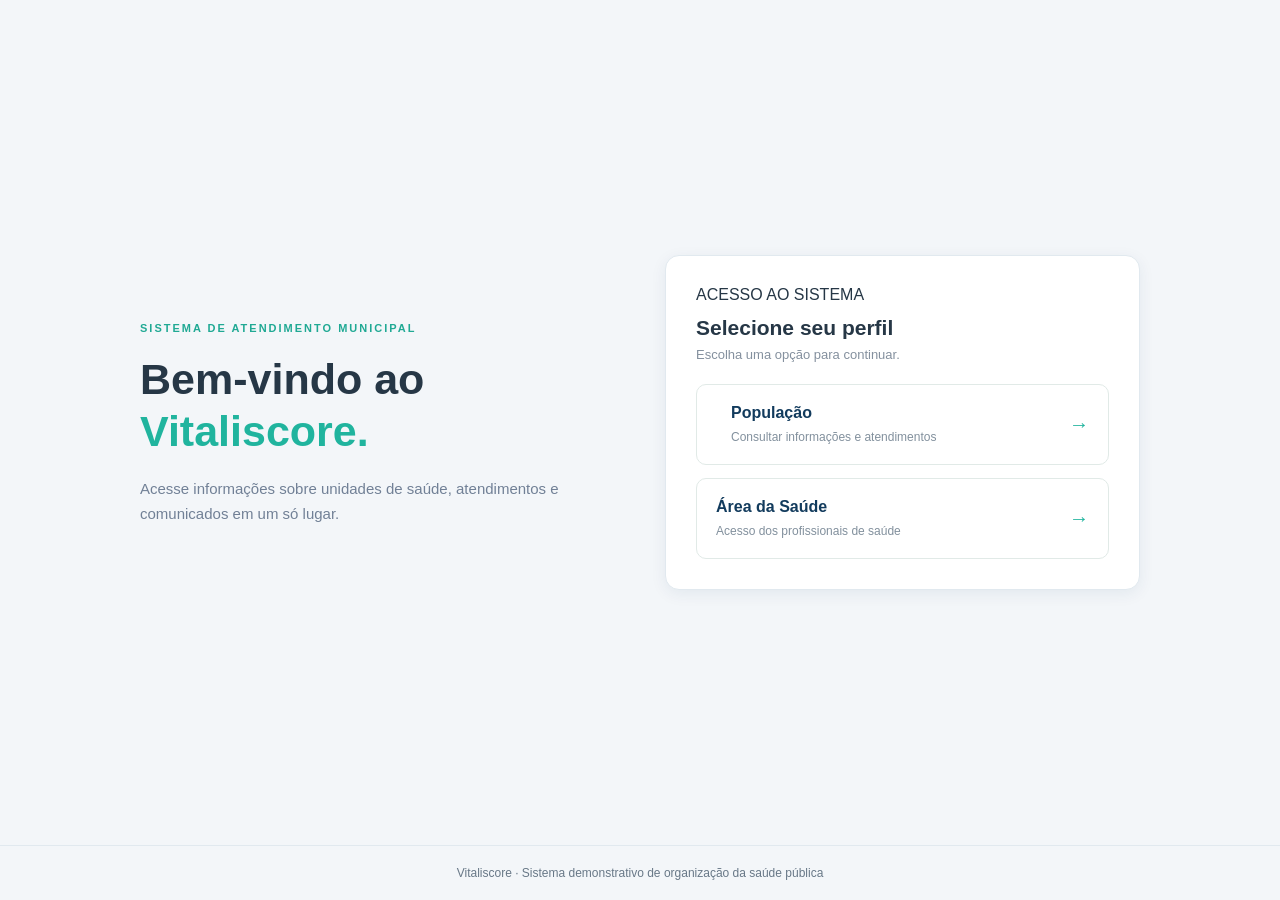
<file: index.html>
<!DOCTYPE html>
<html lang="pt-BR">

<head>
    <meta charset="UTF-8">
    <meta name="viewport" content="width=device-width, initial-scale=1">
    <meta name="theme-color" content="#f4f7f5">
    <title>Login | Vitaliscore</title>
      <link rel="stylesheet" href="https://cloudflare.com">
    <style>
        * {
            margin: 0;
            padding: 0;
            box-sizing: border-box;
            font-family: Arial, sans-serif;
        }

        body {
            background: #f4f7f5;
            color: #123b5d;
            min-height: 100vh;
            display: flex;
            flex-direction: column;
        }

        header {
            padding: 0;
            display: block;
            border-bottom: 0;
        }

        main {
            flex: 1;
            width: 90%;
            max-width: 1000px;
            margin: auto;
            padding: 50px 0;
            display: grid;
            grid-template-columns: 1fr 1fr;
            gap: 50px;
            align-items: center;
        }

        .welcome .eyebrow,
        .form-box .eyebrow {
            font-size: 11px;
            letter-spacing: 2px;
            color: #20a994;
            font-weight: bold;
        }

        .welcome h1 {
            font-size: 43px;
            line-height: 1.2;
            margin: 18px 0;
        }

        .welcome h1 span {
            color: #20b49e;
        }

        .welcome p {
            color: #718096;
            line-height: 1.7;
            font-size: 15px;
        }

        .panel {
            background: white;
            border-radius: 15px;
            padding: 30px;
            box-shadow: 0 5px 25px rgba(18, 59, 93, 0.07);
        }

        .panel h2 {
            font-size: 21px;
            margin: 12px 0 7px;
        }

        .description {
            color: #84909e;
            font-size: 13px;
            margin-bottom: 22px;
        }

        .role-options {
            display: grid;
            gap: 13px;
        }

        .role-card {
            display: flex;
            align-items: center;
            gap: 15px;
            width: 100%;
            padding: 19px;
            background: white;
            border: 1px solid #e1eae7;
            border-radius: 10px;
            cursor: pointer;
            text-align: left;
            transition: .2s;
        }

        .role-card:hover {
            border-color: #20b49e;
            background: #f2fbf9;
        }

        .role-icon {
            width: 43px;
            height: 43px;
            border-radius: 10px;
            background: #e7f7f3;
            color: #159c88;
            display: grid;
            place-items: center;
            font-size: 23px;
        }

        .role-info {
            flex: 1;
        }

        .role-info b {
            display: block;
            color: #123b5d;
            margin-bottom: 5px;
        }

        .role-info small {
            color: #82909d;
            font-size: 12px;
        }

        .arrow {
            color: #20b49e;
            font-size: 20px;
        }

        .form-box {
            display: none;
        }

        .form-box.active {
            display: block;
        }

        .back {
            background: transparent;
            color: #20a994;
            padding: 0;
            margin-bottom: 20px;
            cursor: pointer;
        }

        .field {
            margin-top: 17px;
        }

        label {
            display: block;
            font-size: 13px;
            font-weight: bold;
            margin-bottom: 8px;
        }

        input {
            width: 100%;
            padding: 13px;
            border: 1px solid #dce6e3;
            border-radius: 8px;
            outline: none;
            font-size: 14px;
        }

        input:focus {
            border-color: #20b49e;
        }

        .submit {
            width: 100%;
            padding: 14px;
            border: none;
            border-radius: 8px;
            background: #20b49e;
            color: white;
            font-weight: bold;
            margin-top: 23px;
            cursor: pointer;
        }

        .submit:hover {
            background: #159985;
        }

        .message {
            margin-top: 15px;
            font-size: 13px;
            color: #159985;
            display: none;
        }

        footer {
            text-align: center;
            padding: 20px;
            font-size: 12px;
            color: #84909e;
        }

        @media(max-width: 750px) {
            main {
                grid-template-columns: 1fr;
                gap: 30px;
                padding: 35px 0;
            }

            .welcome h1 {
                font-size: 34px;
            }

            .panel {
                padding: 23px;
            }
        }
    </style>
    <link rel="stylesheet" href="comum.css">
</head>

<body>



    <main>

        <section class="welcome">
            <span class="eyebrow">SISTEMA DE ATENDIMENTO MUNICIPAL</span>

            <h1>
                Bem-vindo ao<br>
                <span>Vitaliscore.</span>
            </h1>

            <p>
                Acesse informações sobre unidades de saúde,
                atendimentos e comunicados em um só lugar.
            </p>
        </section>

        <section class="panel">

            <!-- ESCOLHA DE PERFIL -->

            <div id="escolha">

                <span class="eyebrow">ACESSO AO SISTEMA</span>
                <h2>Selecione seu perfil</h2>

                <p class="description">
                    Escolha uma opção para continuar.
                </p>

                <div class="role-options">

                    <button class="role-card" onclick="abrirPerfil('populacao')">

                        <i class="fa-solid fa-child"></i>

                        <span class="role-info">
                            <b>População</b>
                            <small>Consultar informações e atendimentos</small>
                        </span>

                        <span class="arrow">→</span>

                    </button>

                    <button class="role-card" onclick="abrirPerfil('saude')">

                      

                        <span class="role-info">
                            <b>Área da Saúde</b>
                            <small>Acesso dos profissionais de saúde</small>
                        </span>

                        <span class="arrow">→</span>

                    </button>

                </div>

            </div>

            <!-- LOGIN POPULAÇÃO -->

            <div class="form-box" id="populacao">

                <button class="back" onclick="voltar()">← </button>

                <span class="eyebrow">ACESSO DA POPULAÇÃO</span>

                <h2>Identificação</h2>

                <p class="description">
                    Informe seus dados para continuar.
                </p>

                <form onsubmit="entrar(event, 'populacao')">

                    <div class="field">
                        <label for="nome">Nome completo</label>
                        <input type="text" id="nome"
                            placeholder="Digite seu nome" required>
                    </div>

                    <div class="field">
                        <label for="ubsPopulacao">UBS mais próxima</label>
                        <input type="text" id="ubsPopulacao"
                            placeholder="Digite o nome da UBS" required>
                    </div>

                 
                    <button class="submit
                    " type="button" onclick="window.location.href='popula/populacao.html'"> Entrar </button>

                </form>

            </div>

            <!-- LOGIN ÁREA DA SAÚDE -->

            <div class="form-box" id="saude">

                <button class="back" onclick="voltar()">← </button>

                <span class="eyebrow">ACESSO PROFISSIONAL</span>

                <h2>Área da Saúde</h2>

                <p class="description">
                    Informe os dados da sua unidade.
                </p>

                <form onsubmit="entrar(event, 'saude')">

                    <div class="field">
                        <label for="ubsSaude">UBS</label>
                        <input type="text" id="ubsSaude"
                            placeholder="Digite o nome da UBS" required>
                    </div>

                    <div class="field">
                        <label for="senha">Senha</label>
                        <input type="password" id="senha"
                            placeholder="Digite sua senha" required>
                    </div>

                    <button class="submit
                    " type="button" onclick="window.location.href='inicio.html'">
                   Entrar

                    </button>

                </form>

            </div>

            <p class="message" id="mensagem"></p>

        </section>

    </main>

    <footer class="site-footer">
        <p>Vitaliscore · Sistema demonstrativo de organização da saúde pública</p>
    </footer>

    <script>
        function abrirPerfil(perfil) {

            document.getElementById("escolha").style.display = "none";

            document.querySelectorAll(".form-box").forEach(form => {
                form.classList.remove("active");
            });

            document.getElementById(perfil).classList.add("active");
        }

        function voltar() {

            document.getElementById("escolha").style.display = "block";

            document.querySelectorAll(".form-box").forEach(form => {
                form.classList.remove("active");
            });

            document.getElementById("mensagem").style.display = "none";
        }

        function entrar(event, perfil) {

            event.preventDefault();

            if (perfil === "populacao") {

                const nome = document.getElementById("nome").value;
                const ubs = document.getElementById("ubsPopulacao").value;

                localStorage.setItem("nomeUsuario", nome);
                localStorage.setItem("ubsUsuario", ubs);
                localStorage.setItem("perfilUsuario", "populacao");

            } else {

                const ubs = document.getElementById("ubsSaude").value;
                const senha = document.getElementById("senha").value;

                // Demonstração: não autentica de verdade.
                if (!ubs.trim() || !senha.trim()) return;

                localStorage.setItem("ubsProfissional", ubs);
                localStorage.setItem("perfilUsuario", "saude");

                window.location.href = "mapa.html";
                return;
            }

            const mensagem = document.getElementById("mensagem");

            mensagem.textContent = "Dados recebidos! Login demonstrativo.";
            mensagem.style.display = "block";
        }

    </script>

</body>
</html>
</file>
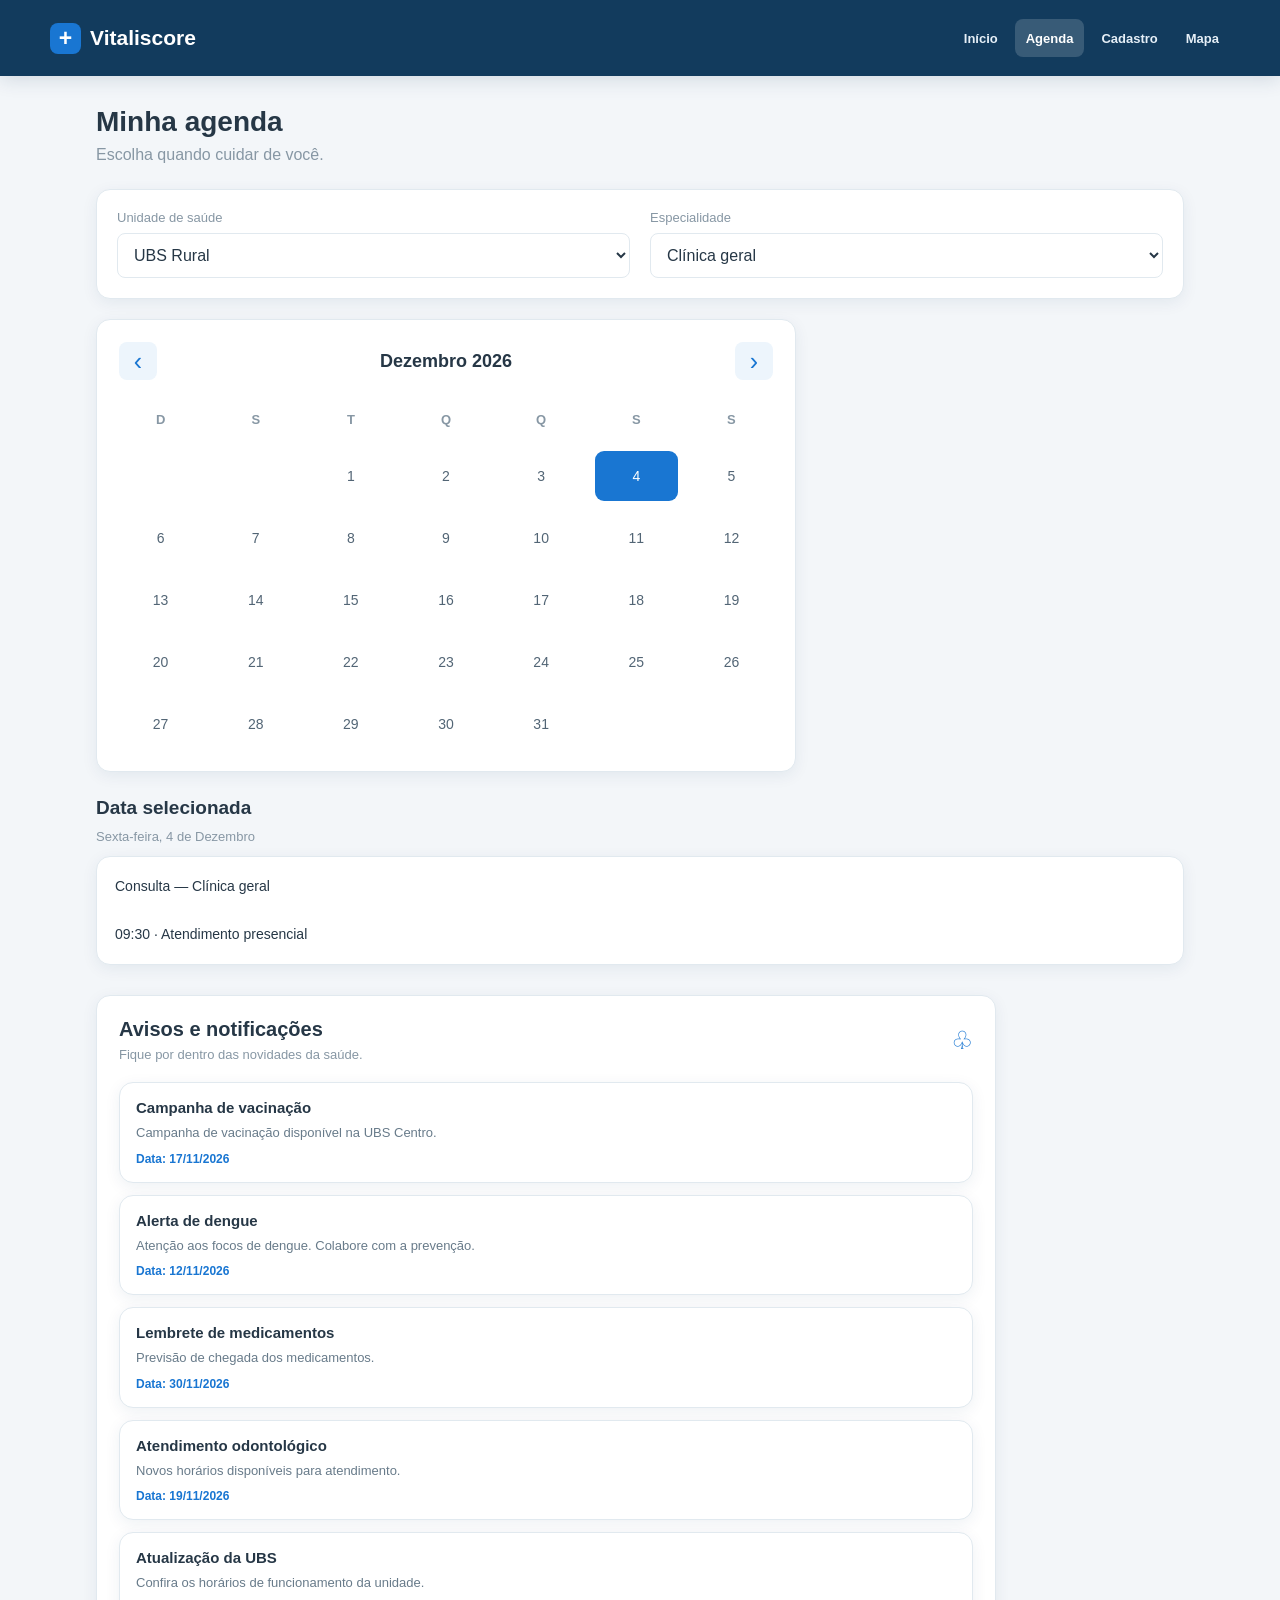
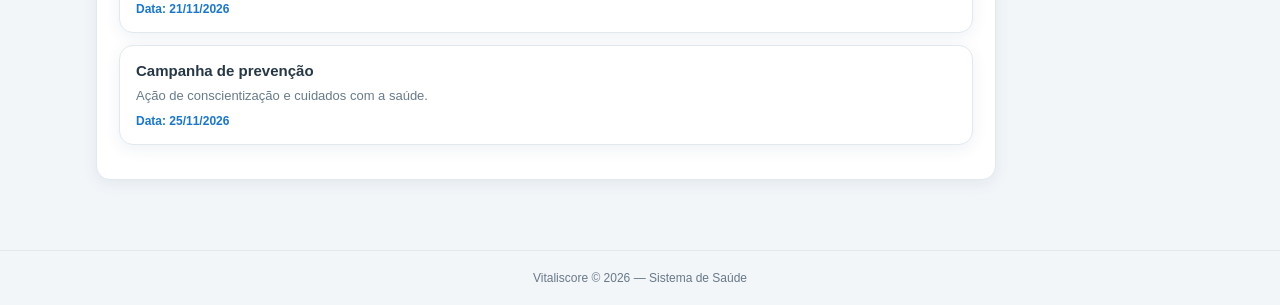
<file: agenda.html>
<!DOCTYPE html>
<html lang="pt-BR">
<head>
    <meta charset="UTF-8">
    <meta name="viewport" content="width=device-width, initial-scale=1.0">
    <title>Agenda | Vitaliscore</title>
    <link rel="stylesheet" href="agenda.css">
    <link rel="stylesheet" href="comum.css">
</head>

<body>

<header class="site-header">
    <div class="header-content">
        <a class="site-brand" href="index.html"><span class="brand-mark">+</span>Vitaliscore</a>
        <nav class="site-nav" aria-label="Navegação principal">
            <a href="index.html">Início</a>
            <a href="agenda.html" aria-current="page">Agenda</a>
            <a href="cadas.html">Cadastro</a>
            <a href="mapa.html">Mapa</a>
            
        </nav>
    </div>
</header>

<main>

    <section class="cabecalho">
        <h1>Minha agenda</h1>
        <p class="subtitle">Escolha quando cuidar de você.</p>
    </section>

    <section class="filtros">

        <div>
            <label for="ubs">Unidade de saúde</label>
            <select id="ubs">
                <option>UBS Rural</option>
                <option>UBS Jardim Santana</option>
                <option>UBS jardim sol </option>
            </select>
        </div>

        <div>
            <label for="especialidade">Especialidade</label>
            <select id="especialidade">
                <option>Clínica geral</option>
                <option>Odontologia</option>
                <option>Pediatria</option>
                <option>Enfermagem</option>
            </select>
        </div>

    </section>

    <section class="calendario">

        <div class="mes">
            <button type="button" aria-label="Mês anterior" onclick="mudarMes(-1)">‹</button>
            <strong id="nomeMes"></strong>
            <button type="button" aria-label="Próximo mês" onclick="mudarMes(1)">›</button>
        </div>

        <div class="dias" id="calendario"></div>

    </section>

    <section class="agenda">
        <h2>Data selecionada</h2>
        <p id="dataSelecionada" class="medico">
            Selecione uma data.
        </p>

        <div class="consulta" id="detalhes">
            Escolha uma data no calendário.
        </div>
    </section>

    <section class="avisos">

        <div class="titulo-avisos">
            <div>
                <h2>Avisos e notificações</h2>
                <p>Fique por dentro das novidades da saúde.</p>
            </div>
            <span class="sino">♧</span>
        </div>

        <div id="listaAvisos"></div>

    </section>

</main>

<footer class="site-footer"><p>Vitaliscore © 2026 — Sistema de Saúde</p></footer>

<script src="agenda.js"></script>

</body>
</html>
</file>
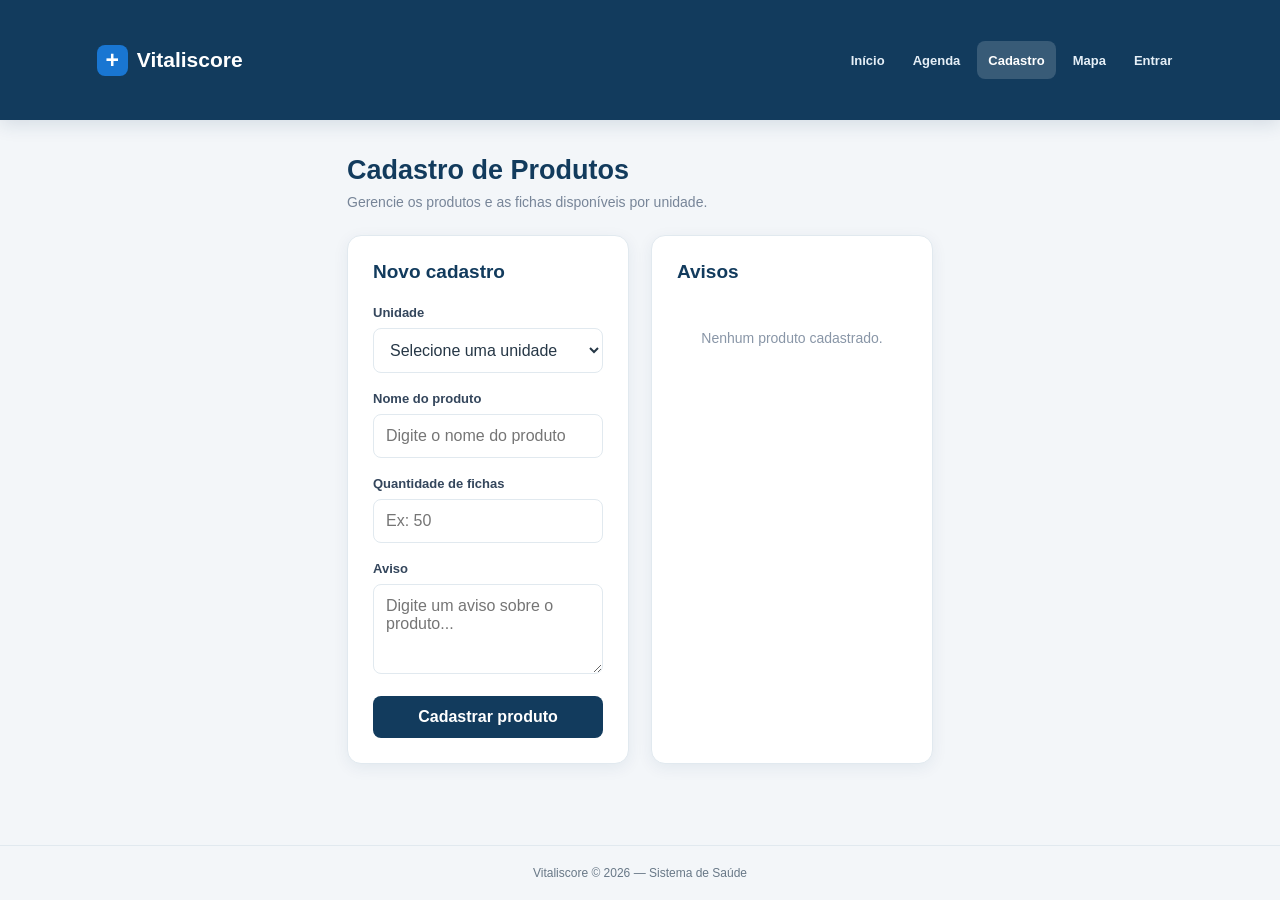
<file: cadas.html>
<!DOCTYPE html>
<html lang="pt-BR">
<head>
    <meta charset="UTF-8">
    <meta name="viewport" content="width=device-width, initial-scale=1.0">
    <title>Vitaliscore | Cadastro de Produtos</title>
    <style>
        * {
            margin: 0;
            padding: 0;
            box-sizing: border-box;
            font-family: Arial, sans-serif;
        }

        body {
            background: #f3f6fa;
            color: #263449;
        }

        header {
            background: #123b5d;
            color: white;
            padding: 22px 6%;
            display: flex;
            justify-content: space-between;
            align-items: center;
            flex-wrap: wrap;
            gap: 12px;
        }

        .logo {
            font-size: 25px;
            font-weight: bold;
        }

        .logo span {
            color: #036481;
        }

        header p {
            font-size: 13px;
            color: #d5e5ef;
        }

        main {
            max-width: 1100px;
            margin: 35px auto;
            padding: 0 20px;
        }

        .titulo {
            margin-bottom: 25px;
        }

        .titulo h1 {
            color: #123b5d;
            font-size: 27px;
            margin-bottom: 8px;
        }

        .titulo p {
            color: #778598;
            font-size: 14px;
        }

        .painel {
            display: grid;
            grid-template-columns: 1fr 1fr;
            gap: 22px;
        }

        .card {
            background: white;
            padding: 25px;
            border-radius: 13px;
            box-shadow: 0 3px 15px rgba(20, 50, 80, 0.07);
        }

        .card h2 {
            color: #123b5d;
            font-size: 19px;
            margin-bottom: 22px;
        }

        .campo {
            margin-bottom: 18px;
        }

        label {
            display: block;
            font-size: 13px;
            font-weight: bold;
            margin-bottom: 8px;
            color: #34465c;
        }

        input, select, textarea {
            width: 100%;
            padding: 12px;
            border: 1px solid #dce4ec;
            border-radius: 7px;
            outline: none;
            font-size: 14px;
            background: #fff;
        }

        input:focus, select:focus, textarea:focus {
            border-color: #36bda9;
        }

        textarea {
            resize: vertical;
            min-height: 90px;
        }

        button {
            border: none;
            padding: 12px 20px;
            border-radius: 7px;
            cursor: pointer;
            font-weight: bold;
            transition: 0.2s;
        }

        .btn-cadastrar {
            background: #123b5d;
            color: white;
            width: 100%;
        }

        .btn-cadastrar:hover {
            background: #123b5d;
        }

        .produto {
            border: 1px solid #e5ebf1;
            border-left: 4px solid #123b5d;
            border-radius: 8px;
            padding: 15px;
            margin-bottom: 12px;
        }

        .produto h3 {
            color: #123b5d;
            font-size: 16px;
            margin-bottom: 7px;
        }

        .produto p {
            font-size: 13px;
            color: #718096;
            margin-bottom: 5px;
        }

        .btn-excluir {
            background: #fff0f0;
            color: #d34b4b;
            margin-top: 10px;
            padding: 8px 12px;
            font-size: 12px;
        }

        .aviso {
            background: #eaf8f6;
            color: #0f095e;
            padding: 12px;
            border-radius: 7px;
            margin-top: 15px;
            font-size: 13px;
            display: none;
        }

        .vazio {
            color: #8996a7;
            text-align: center;
            padding: 25px 5px;
            font-size: 14px;
        }

        footer {
            text-align: center;
            padding: 25px;
            color: #8996a7;
            font-size: 12px;
        }

        @media (max-width: 700px) {
            header {
                padding: 20px;
            }

            main {
                margin: 25px auto;
            }

            .painel {
                grid-template-columns: 1fr;
            }

            .titulo h1 {
                font-size: 23px;
            }

            .card {
                padding: 20px;
            }
        }
    </style>
    <link rel="stylesheet" href="comum.css">
</head>

<body>

<header class="site-header">
    <div class="header-content">
        <a class="site-brand" href="index.html"><span class="brand-mark">+</span>Vitaliscore</a>
        <nav class="site-nav" aria-label="Navegação principal">
            <a href="index.html">Início</a>
            <a href="agenda.html">Agenda</a>
            <a href="cadas.html" aria-current="page">Cadastro</a>
            <a href="mapa.html">Mapa</a>
            <a href="login.html">Entrar</a>
        </nav>
    </div>
</header>

<main>

    <div class="titulo">
        <h1>Cadastro de Produtos</h1>
        <p>Gerencie os produtos e as fichas disponíveis por unidade.</p>
    </div>

    <div class="painel">

        <section class="card">
            <h2>Novo cadastro</h2>

            <form id="formProduto">

                <div class="campo">
                    <label for="unidade">Unidade</label>
                    <select id="unidade" required>
                        <option value="">Selecione uma unidade</option>
                        <option value="Unidade Central">Unidade Central</option>
                        <option value="Unidade Norte">Unidade Norte</option>
                        <option value="Unidade Sul">Unidade Sul</option>
                    </select>
                </div>

                <div class="campo">
                    <label for="produto">Nome do produto</label>
                    <input type="text" id="produto"
                    placeholder="Digite o nome do produto" required>
                </div>

                <div class="campo">
                    <label for="fichas">Quantidade de fichas</label>
                    <input type="number" id="fichas"
                    placeholder="Ex: 50" min="0" required>
                </div>

                <div class="campo">
                    <label for="aviso">Aviso</label>
                    <textarea id="aviso"
                    placeholder="Digite um aviso sobre o produto..."></textarea>
                </div>

                <button type="submit" class="btn-cadastrar">
                    Cadastrar produto
                </button>

                <div class="aviso" id="mensagem" role="status" aria-live="polite"></div>

            </form>
        </section>

        <section class="card">
            <h2>Avisos</h2>

            <div id="listaProdutos">
                <div class="vazio">
                    Nenhum AVISO.
                </div>
            </div>
        </section>

    </div>

</main>

<footer class="site-footer">
    <p>Vitaliscore © 2026 — Sistema de Saúde</p>
</footer>

<script>
    let produtos = JSON.parse(localStorage.getItem("produtosVitalis")) || [];

    const formulario = document.getElementById("formProduto");
    const lista = document.getElementById("listaProdutos");
    const mensagem = document.getElementById("mensagem");

    function salvar() {
        localStorage.setItem("produtosVitalis", JSON.stringify(produtos));
    }

    function mostrarProdutos() {

        lista.innerHTML = "";

        if (produtos.length === 0) {
            lista.innerHTML = `
                <div class="vazio">
                    Nenhum produto cadastrado.
                </div>
            `;
            return;
        }

        produtos.forEach((item, index) => {
            const produto = document.createElement("article");
            produto.className = "produto";

            const titulo = document.createElement("h3");
            titulo.textContent = item.nome;
            produto.appendChild(titulo);

            [
                ["Unidade:", item.unidade],
                ["Fichas:", String(item.fichas)],
                ["Aviso:", item.aviso || "Nenhum aviso"]
            ].forEach(([rotulo, valor]) => {
                const paragrafo = document.createElement("p");
                const forte = document.createElement("strong");
                forte.textContent = rotulo + " ";
                paragrafo.append(forte, document.createTextNode(valor));
                produto.appendChild(paragrafo);
            });

            const excluir = document.createElement("button");
            excluir.type = "button";
            excluir.className = "btn-excluir";
            excluir.dataset.index = String(index);
            excluir.textContent = "Excluir produto";
            produto.appendChild(excluir);
            lista.appendChild(produto);
        });
    }

    lista.addEventListener("click", function(event) {
        const botao = event.target.closest(".btn-excluir");
        if (!botao || !lista.contains(botao)) return;
        produtos.splice(Number(botao.dataset.index), 1);
        salvar();
        mostrarProdutos();
    });

    formulario.addEventListener("submit", function(event) {

        event.preventDefault();

        const unidade = document.getElementById("unidade").value;
        const nome = document.getElementById("produto").value.trim();
        const fichas = document.getElementById("fichas").value;
        const aviso = document.getElementById("aviso").value.trim();

        if (!nome || fichas === "" || Number(fichas) < 0) {
            return;
        }

        produtos.push({
            unidade: unidade,
            nome: nome,
            fichas: Number(fichas),
            aviso: aviso
        });

        salvar();
        mostrarProdutos();

        formulario.reset();

        mensagem.textContent = "Produto cadastrado com sucesso!";
        mensagem.style.display = "block";

        setTimeout(() => {
            mensagem.style.display = "none";
        }, 3000);
    });

    mostrarProdutos();
</script>

</body>
</html>
</file>
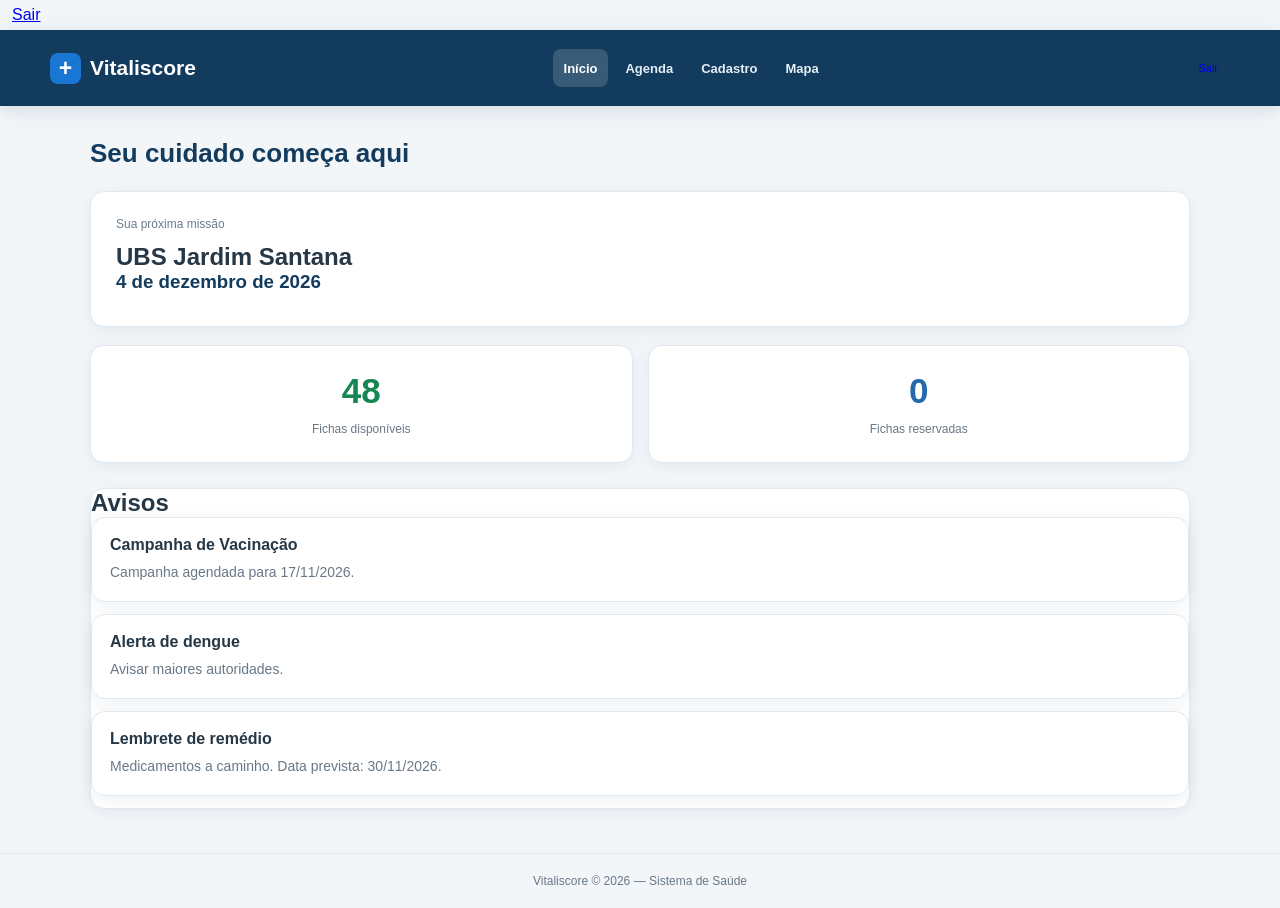
<file: inicio.html>
<!DOCTYPE html>
<html lang="pt-BR">
<head>
    <meta charset="UTF-8">
    <meta name="viewport" content="width=device-width, initial-scale=1.0">
    <meta name="theme-color" content="#123b5d">
    <title>Início | Vitaliscore</title>
    <link rel="stylesheet" href="inicio.css">
    <link rel="stylesheet" href="comum.css">
    <a  href="../index.html" class="btn btn-outline btn-small"">
                Sair
            </a>
</head>
<body>

   <header class="site-header">
    <div class="header-content">

        <a class="site-brand" href="index.html">
            <span class="brand-mark">+</span>Vitaliscore
        </a>

        <nav class="site-nav" aria-label="Navegação principal">
            <a href="index.html" aria-current="page">Início</a>
            <a href="agenda.html">Agenda</a>
            <a href="cadas.html">Cadastro</a>
            <a href="mapa.html">Mapa</a>
        </nav>

        <a href="../index.html" class="btn btn-outline btn-small btn-sair">
            Sair
        </a>

    </div>
</header>

    <main class="home-content">
        <h1>Seu cuidado começa aqui</h1>

        <section class="quadrado card">
            <p>Sua próxima missão</p>
            <h2>UBS Jardim Santana</h2>
            <h3 id="data"></h3>
        </section>

        <section class="manu" aria-label="Resumo de fichas">
            <div class="ficha card">
                <h3 id="ficha">0</h3>
                <small>Fichas disponíveis</small>
            </div>
            <div class="fichas card">
                <h3 id="reservadas">0</h3>
                <small>Fichas reservadas</small>
            </div>
        </section>

        <section class="avisos">
            <h2>Avisos</h2>
            <div class="notificacao card">
                Campanha de Vacinação
                <p>Campanha agendada para 17/11/2026.</p>
            </div>
            <div class="notificacao card">
                Alerta de dengue
                <p>Avisar maiores autoridades.</p>
            </div>
            <div class="notificacao card">
                Lembrete de remédio
                <p>Medicamentos a caminho. Data prevista: 30/11/2026.</p>
            </div>
        </section>
    </main>

    <footer class="site-footer"><p>Vitaliscore © 2026 — Sistema de Saúde</p></footer>
    <script src="inicio.js"></script>

</body>
</html>
</file>
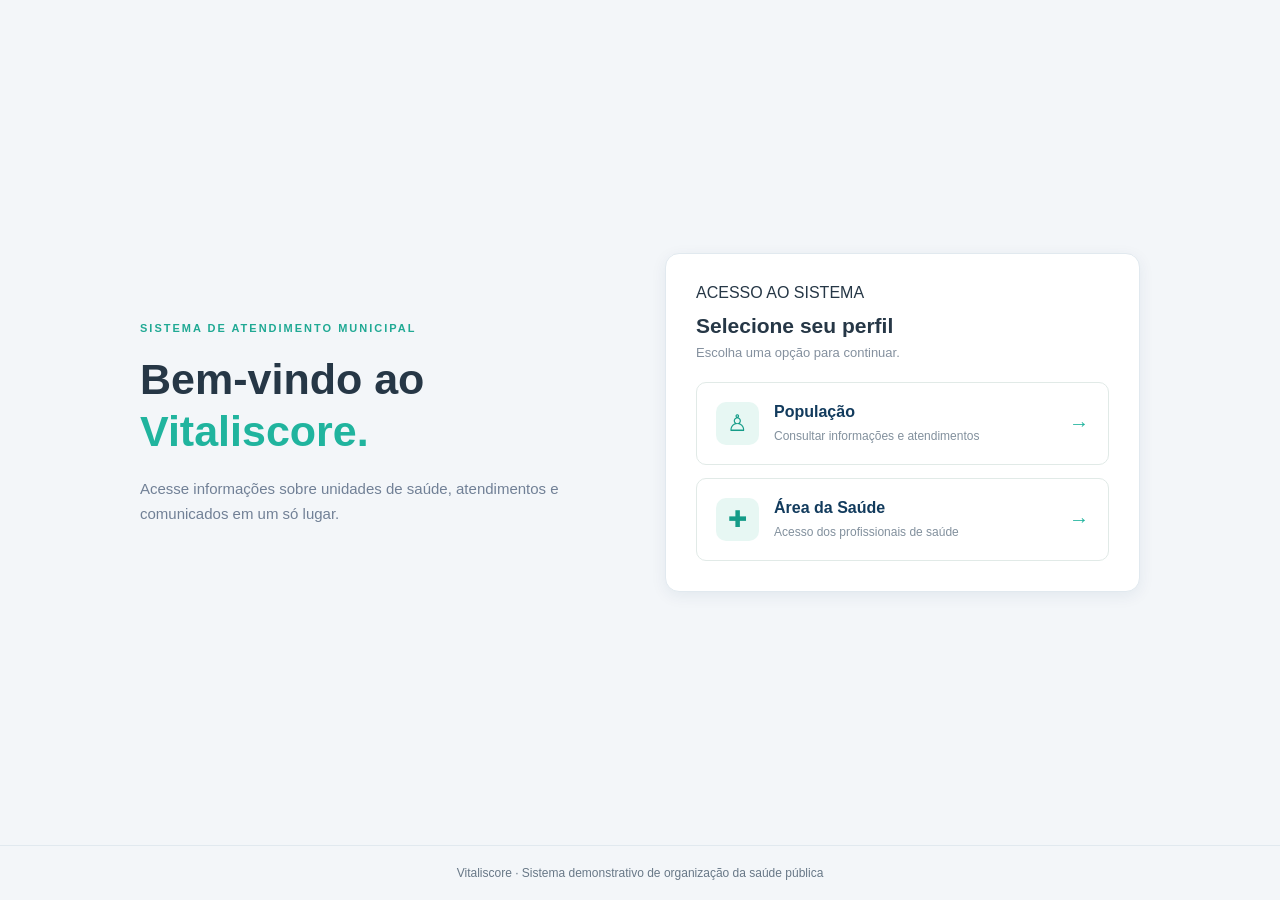
<file: login.html>
<!DOCTYPE html>
<html lang="pt-BR">

<head>
    <meta charset="UTF-8">
    <meta name="viewport" content="width=device-width, initial-scale=1">
    <meta name="theme-color" content="#f4f7f5">
    <title>Login | Vitaliscore</title>
    <style>
        * {
            margin: 0;
            padding: 0;
            box-sizing: border-box;
            font-family: Arial, sans-serif;
        }

        body {
            background: #f4f7f5;
            color: #123b5d;
            min-height: 100vh;
            display: flex;
            flex-direction: column;
        }

        header {
            padding: 0;
            display: block;
            border-bottom: 0;
        }

        main {
            flex: 1;
            width: 90%;
            max-width: 1000px;
            margin: auto;
            padding: 50px 0;
            display: grid;
            grid-template-columns: 1fr 1fr;
            gap: 50px;
            align-items: center;
        }

        .welcome .eyebrow,
        .form-box .eyebrow {
            font-size: 11px;
            letter-spacing: 2px;
            color: #20a994;
            font-weight: bold;
        }

        .welcome h1 {
            font-size: 43px;
            line-height: 1.2;
            margin: 18px 0;
        }

        .welcome h1 span {
            color: #20b49e;
        }

        .welcome p {
            color: #718096;
            line-height: 1.7;
            font-size: 15px;
        }

        .panel {
            background: white;
            border-radius: 15px;
            padding: 30px;
            box-shadow: 0 5px 25px rgba(18, 59, 93, 0.07);
        }

        .panel h2 {
            font-size: 21px;
            margin: 12px 0 7px;
        }

        .description {
            color: #84909e;
            font-size: 13px;
            margin-bottom: 22px;
        }

        .role-options {
            display: grid;
            gap: 13px;
        }

        .role-card {
            display: flex;
            align-items: center;
            gap: 15px;
            width: 100%;
            padding: 19px;
            background: white;
            border: 1px solid #e1eae7;
            border-radius: 10px;
            cursor: pointer;
            text-align: left;
            transition: .2s;
        }

        .role-card:hover {
            border-color: #20b49e;
            background: #f2fbf9;
        }

        .role-icon {
            width: 43px;
            height: 43px;
            border-radius: 10px;
            background: #e7f7f3;
            color: #159c88;
            display: grid;
            place-items: center;
            font-size: 23px;
        }

        .role-info {
            flex: 1;
        }

        .role-info b {
            display: block;
            color: #123b5d;
            margin-bottom: 5px;
        }

        .role-info small {
            color: #82909d;
            font-size: 12px;
        }

        .arrow {
            color: #20b49e;
            font-size: 20px;
        }

        .form-box {
            display: none;
        }

        .form-box.active {
            display: block;
        }

        .back {
            background: transparent;
            color: #20a994;
            padding: 0;
            margin-bottom: 20px;
            cursor: pointer;
        }

        .field {
            margin-top: 17px;
        }

        label {
            display: block;
            font-size: 13px;
            font-weight: bold;
            margin-bottom: 8px;
        }

        input {
            width: 100%;
            padding: 13px;
            border: 1px solid #dce6e3;
            border-radius: 8px;
            outline: none;
            font-size: 14px;
        }

        input:focus {
            border-color: #20b49e;
        }

        .submit {
            width: 100%;
            padding: 14px;
            border: none;
            border-radius: 8px;
            background: #20b49e;
            color: white;
            font-weight: bold;
            margin-top: 23px;
            cursor: pointer;
        }

        .submit:hover {
            background: #159985;
        }

        .message {
            margin-top: 15px;
            font-size: 13px;
            color: #159985;
            display: none;
        }

        footer {
            text-align: center;
            padding: 20px;
            font-size: 12px;
            color: #84909e;
        }

        @media(max-width: 750px) {
            main {
                grid-template-columns: 1fr;
                gap: 30px;
                padding: 35px 0;
            }

            .welcome h1 {
                font-size: 34px;
            }

            .panel {
                padding: 23px;
            }
        }
    </style>
    <link rel="stylesheet" href="comum.css">
</head>

<body>



    <main>

        <section class="welcome">
            <span class="eyebrow">SISTEMA DE ATENDIMENTO MUNICIPAL</span>

            <h1>
                Bem-vindo ao<br>
                <span>Vitaliscore.</span>
            </h1>

            <p>
                Acesse informações sobre unidades de saúde,
                atendimentos e comunicados em um só lugar.
            </p>
        </section>

        <section class="panel">

            <!-- ESCOLHA DE PERFIL -->

            <div id="escolha">

                <span class="eyebrow">ACESSO AO SISTEMA</span>
                <h2>Selecione seu perfil</h2>

                <p class="description">
                    Escolha uma opção para continuar.
                </p>

                <div class="role-options">

                    <button class="role-card" onclick="abrirPerfil('populacao')">

                        <span class="role-icon">♙</span>

                        <span class="role-info">
                            <b>População</b>
                            <small>Consultar informações e atendimentos</small>
                        </span>

                        <span class="arrow">→</span>

                    </button>

                    <button class="role-card" onclick="abrirPerfil('saude')">

                        <span class="role-icon">✚</span>

                        <span class="role-info">
                            <b>Área da Saúde</b>
                            <small>Acesso dos profissionais de saúde</small>
                        </span>

                        <span class="arrow">→</span>

                    </button>

                </div>

            </div>

            <!-- LOGIN POPULAÇÃO -->

            <div class="form-box" id="populacao">

                <button class="back" onclick="voltar()">← Voltar</button>

                <span class="eyebrow">ACESSO DA POPULAÇÃO</span>

                <h2>Identificação</h2>

                <p class="description">
                    Informe seus dados para continuar.
                </p>

                <form onsubmit="entrar(event, 'populacao')">

                    <div class="field">
                        <label for="nome">Nome completo</label>
                        <input type="text" id="nome"
                            placeholder="Digite seu nome" required>
                    </div>

                    <div class="field">
                        <label for="ubsPopulacao">UBS mais próxima</label>
                        <input type="text" id="ubsPopulacao"
                            placeholder="Digite o nome da UBS" required>
                    </div>

                 
                    <button class="submit
                    " type="button" onclick="window.location.href='populaçao.html'">

                </form>

            </div>

            <!-- LOGIN ÁREA DA SAÚDE -->

            <div class="form-box" id="saude">

                <button class="back" onclick="voltar()">← Voltar</button>

                <span class="eyebrow">ACESSO PROFISSIONAL</span>

                <h2>Área da Saúde</h2>

                <p class="description">
                    Informe os dados da sua unidade.
                </p>

                <form onsubmit="entrar(event, 'saude')">

                    <div class="field">
                        <label for="ubsSaude">UBS</label>
                        <input type="text" id="ubsSaude"
                            placeholder="Digite o nome da UBS" required>
                    </div>

                    <div class="field">
                        <label for="senha">Senha</label>
                        <input type="password" id="senha"
                            placeholder="Digite sua senha" required>
                    </div>

                    <button class="submit
                    " type="button" onclick="window.location.href='index.html'">
                   Entrar

                    </button>

                </form>

            </div>

            <p class="message" id="mensagem"></p>

        </section>

    </main>

    <footer class="site-footer">
        <p>Vitaliscore · Sistema demonstrativo de organização da saúde pública</p>
    </footer>

    <script>
        function abrirPerfil(perfil) {

            document.getElementById("escolha").style.display = "none";

            document.querySelectorAll(".form-box").forEach(form => {
                form.classList.remove("active");
            });

            document.getElementById(perfil).classList.add("active");
        }

        function voltar() {

            document.getElementById("escolha").style.display = "block";

            document.querySelectorAll(".form-box").forEach(form => {
                form.classList.remove("active");
            });

            document.getElementById("mensagem").style.display = "none";
        }

        function entrar(event, perfil) {

            event.preventDefault();

            if (perfil === "populacao") {

                const nome = document.getElementById("nome").value;
                const ubs = document.getElementById("ubsPopulacao").value;

                localStorage.setItem("nomeUsuario", nome);
                localStorage.setItem("ubsUsuario", ubs);
                localStorage.setItem("perfilUsuario", "populacao");

            } else {

                const ubs = document.getElementById("ubsSaude").value;
                const senha = document.getElementById("senha").value;

                // Demonstração: não autentica de verdade.
                if (!ubs.trim() || !senha.trim()) return;

                localStorage.setItem("ubsProfissional", ubs);
                localStorage.setItem("perfilUsuario", "saude");

                window.location.href = "mapa.html";
                return;
            }

            const mensagem = document.getElementById("mensagem");

            mensagem.textContent = "Dados recebidos! Login demonstrativo.";
            mensagem.style.display = "block";
        }

    </script>

</body>
</html>
</file>
<file: comum.css>
:root {
    color-scheme: light;
    --brand: #123b5d;
    --brand-strong: #0d2f4b;
    --accent: #1976d2;
    --accent-soft: #eaf3fb;
    --text: #263746;
    --muted: #687887;
    --line: #e1e9ef;
    --surface: #ffffff;
    --page: #f3f6f9;
    --radius: 14px;
    --shadow: 0 4px 16px rgba(18, 59, 93, .07);
}

* {
    box-sizing: border-box;
}

body {
    min-height: 100vh;
    margin: 0;
    display: flex;
    flex-direction: column;
    font-family: Arial, "Segoe UI", sans-serif;
    color: var(--text);
    background: var(--page);
}

main {
    flex: 1;
}

.site-header {
    background: var(--brand);
    color: #fff;
    box-shadow: 0 4px 18px rgba(18, 59, 93, .14);
}

.header-content {
    width: min(1180px, calc(100% - 40px));
    min-height: 76px;
    margin: 0 auto;
    padding: 14px 0;
    display: flex;
    align-items: center;
    justify-content: space-between;
    flex-wrap: wrap;
    gap: 14px 24px;
}

.site-brand {
    display: inline-flex;
    align-items: center;
    gap: 9px;
    color: #fff;
    font-size: 21px;
    font-weight: 700;
    text-decoration: none;
    white-space: nowrap;
}

.brand-mark {
    display: inline-grid;
    width: 31px;
    height: 31px;
    place-items: center;
    border-radius: 8px;
    background: var(--accent);
    color: #fff;
    font-size: 23px;
    line-height: 1;
}

.site-nav {
    display: flex;
    align-items: center;
    justify-content: flex-end;
    flex-wrap: wrap;
    gap: 6px;
}

.site-nav a {
    display: inline-flex;
    min-height: 38px;
    align-items: center;
    padding: 8px 11px;
    border-radius: 8px;
    color: #e5eff7;
    font-size: 13px;
    font-weight: 600;
    text-decoration: none;
    transition: background .2s, color .2s;
}

.site-nav a:hover,
.site-nav a:focus-visible,
.site-nav a[aria-current="page"] {
    background: rgba(255, 255, 255, .16);
    color: #fff;
}

.site-footer {
    margin-top: auto;
    padding: 20px;
    border-top: 1px solid var(--line);
    color: var(--muted);
    text-align: center;
    font-size: 12px;
}

.site-footer p {
    margin: 0;
}

.card,
.panel,
.filtros,
.calendario,
.consulta,
.avisos,
.quadrado,
.ficha,
.fichas,
.notificacao {
    border: 1px solid var(--line);
    border-radius: var(--radius);
    background: var(--surface);
    box-shadow: var(--shadow);
}

button,
input,
select,
textarea {
    font: inherit;
}

button,
.btn {
    border-radius: 8px;
    transition: background-color .2s, border-color .2s, color .2s, transform .2s;
}

.btn-primary,
.btn-cadastrar,
.submit {
    border: 0;
    border-radius: 8px;
    background: var(--brand);
    color: #fff;
    font-weight: 700;
}

.btn-primary:hover,
.btn-cadastrar:hover,
.submit:hover {
    background: var(--brand-strong);
}

input,
select,
textarea {
    border-color: var(--line);
    border-radius: 8px;
    color: var(--text);
}

button:focus-visible,
a:focus-visible,
input:focus-visible,
select:focus-visible,
textarea:focus-visible {
    outline: 3px solid rgba(25, 118, 210, .3);
    outline-offset: 2px;
}

@media (max-width: 650px) {
    .header-content {
        width: calc(100% - 28px);
        justify-content: center;
        padding: 13px 0;
    }

    .site-brand {
        font-size: 19px;
    }

    .site-nav {
        width: 100%;
        justify-content: center;
        gap: 2px;
    }

    .site-nav a {
        min-height: 36px;
        padding: 7px 9px;
        font-size: 12px;
    }
}
</file>
<file: agenda.css>
* {
    box-sizing: border-box;
    margin: 0;
    padding: 0;
}

body {
    font-family: Arial, sans-serif;
    background: #f3f7fb;
    color: #263e50;
}

header {
    background: #123b5d;
    color: white;
    padding: 0;
    display: flex;
    justify-content: space-between;
    align-items: center;
}

main {
    width: 90%;
    max-width: 1100px;
    margin: 30px auto;
    padding-bottom: 40px;
}

h1 {
    font-size: 28px;
    margin-bottom: 8px;
}

.subtitle {
    color: #8797a4;
    margin-bottom: 25px;
}

.filtros {
    display: grid;
    grid-template-columns: 1fr 1fr;
    gap: 20px;
    background: white;
    border: 1px solid #e5edf2;
    border-radius: 14px;
    padding: 20px;
    margin-bottom: 20px;
}

label {
    display: block;
    font-size: 13px;
    color: #8797a4;
    margin-bottom: 8px;
}

select {
    width: 100%;
    border: 1px solid #e5edf2;
    border-radius: 8px;
    padding: 12px;
    background: white;
    color: #263e50;
    font-size: 14px;
}

.calendario {
    background: white;
    border: 1px solid #e5edf2;
    border-radius: 14px;
    padding: 22px;
    margin-bottom: 20px;
}

.mes {
    display: flex;
    justify-content: space-between;
    align-items: center;
    margin-bottom: 20px;
}

.mes strong {
    font-size: 18px;
}

.mes button {
    border: none;
    background: #edf5fc;
    color: #1976d2;
    font-size: 25px;
    width: 38px;
    height: 38px;
    border-radius: 8px;
    cursor: pointer;
}

.dias {
    display: grid;
    grid-template-columns: repeat(7, 1fr);
    gap: 8px;
    text-align: center;
}

.dias div {
    padding: 12px 0;
    font-size: 13px;
}

.dias .semana {
    color: #8797a4;
    font-weight: bold;
}

.dias button {
    position: relative;
    border: none;
    background: transparent;
    border-radius: 9px;
    cursor: pointer;
    color: #526575;
    min-height: 42px;
    font-size: 14px;
}

.dias button:hover {
    background: #e8f3fc;
}

.dias button.selecionado {
    background: #1976d2;
    color: white;
}

/* Pontinho dos avisos */

.dias button.tem-aviso::after {
    content: "";
    position: absolute;
    width: 5px;
    height: 5px;
    background: #168fe8;
    border-radius: 50%;
    bottom: 4px;
    left: 50%;
    transform: translateX(-50%);
}

.dias button.selecionado.tem-aviso::after {
    background: white;
}

.agenda {
    margin-top: 25px;
}

.agenda h2 {
    font-size: 19px;
    margin-bottom: 10px;
}

.medico {
    font-size: 13px;
    color: #8797a4;
    margin-bottom: 12px;
}

.consulta {
    background: white;
    border: 1px solid #e5edf2;
    border-radius: 12px;
    padding: 18px;
    font-size: 14px;
    line-height: 1.7;
}

/* AVISOS */

.avisos {
    margin-top: 30px;
    background: white;
    border: 1px solid #e5edf2;
    border-radius: 14px;
    padding: 22px;
}

.titulo-avisos {
    display: flex;
    justify-content: space-between;
    align-items: center;
    margin-bottom: 20px;
}

.titulo-avisos h2 {
    font-size: 20px;
    margin-bottom: 6px;
}

.titulo-avisos p {
    font-size: 13px;
    color: #8797a4;
}

.sino {
    color: #1976d2;
    font-size: 25px;
}

.notificacao {
    background: #f5f8fc;
    border-left: 4px solid #1976d2;
    padding: 16px;
    margin-bottom: 12px;
    border-radius: 8px;
}

.notificacao h3 {
    font-size: 15px;
    margin-bottom: 7px;
}

.notificacao p {
    font-size: 13px;
    color: #687b8a;
    line-height: 1.5;
}

.data-aviso {
    display: block;
    font-size: 12px;
    color: #1976d2;
    margin-top: 9px;
    font-weight: bold;
}

/* RESPONSIVIDADE */

@media (min-width: 900px) {
    main {
        width: 85%;
    }

    .calendario {
        max-width: 700px;
    }

    .dias {
        gap: 12px;
    }

    .dias button {
        min-height: 50px;
    }

    .avisos {
        max-width: 900px;
    }
}

@media (max-width: 600px) {

    header {
        padding: 0;
    }

    main {
        width: 92%;
        margin: 22px auto;
    }

    h1 {
        font-size: 23px;
    }

    .filtros {
        grid-template-columns: 1fr;
        gap: 12px;
        padding: 16px;
    }

    .calendario {
        padding: 14px 10px;
    }

    .dias {
        gap: 3px;
    }

    .dias div {
        padding: 10px 0;
        font-size: 11px;
    }

    .dias button {
        min-height: 40px;
        font-size: 13px;
    }

    .avisos {
        padding: 16px;
    }

    .titulo-avisos h2 {
        font-size: 17px;
    }

    .notificacao {
        padding: 13px;
    }
}
</file>
<file: inicio.css>
* {
    margin: 0;
    padding: 0;
    box-sizing: border-box;
}

body {
    font-family: Arial, sans-serif;
    background: #f3f6f9;
    color: #263746;
}
/* Organização do cabeçalho */
.header-content {
    display: flex;
    align-items: center;
    justify-content: space-between;
    gap: 15px;
}

/* Menu */
.site-nav {
    display: flex;
    align-items: center;
    gap: 22px;
}

/* Botão sair */
.btn-sair {
    padding: 6px 12px;
    font-size: 11px;
    border-radius: 6px;
    margin: 0;
    white-space: nowrap;
    text-decoration: none;
}

/* Ajuste dos botões pequenos */
.btn-small {
    padding: 6px 12px;
}

.home-content {
    width: min(1100px, calc(100% - 40px));
    margin: 32px auto 44px;
}

.home-content > h1 {
    margin: 0 0 22px;
    font-size: 26px;
    color: #123b5d;
}

/* CONSULTA */

.quadrado {
    background: #ffffff;
    margin: 0 0 18px;
    padding: 25px;
    border-radius: 14px;
    box-shadow: 0 3px 12px rgba(0,0,0,0.06);
}

.quadrado p {
    color: #6b7c8d;
    font-size: 12px;
    margin-bottom: 12px;
}

.quadrado h3 {
    margin-bottom: 8px;
    color: #123b5d;
}

/* FICHAS */

.manu {
    display: flex;
    gap: 15px;
    margin: 0 0 18px;
}

.ficha,
.fichas {
    background: white;
    flex: 1;
    padding: 25px 15px;
    border-radius: 14px;
    text-align: center;
    box-shadow: 0 3px 12px rgba(0,0,0,0.06);
}

.ficha h3 {
    color: #168653;
    font-size: 35px;
    margin-bottom: 8px;
}

.fichas h3 {
    color: #246aab;
    font-size: 35px;
    margin-bottom: 8px;
}

.ficha small,
.fichas small {
    color: #687887;
    font-size: 12px;
}

/* AVISOS */

.avisos {
    margin: 25px 0 0;
}

.avisos > h3 {
    color: #123b5d;
    margin-bottom: 15px;
}

.notificacao {
    background: white;
    padding: 18px;
    margin-bottom: 12px;
    border-radius: 12px;
    border-left: 4px solid #246aab;
    box-shadow: 0 3px 10px rgba(0,0,0,0.04);
    font-weight: bold;
}

.notificacao p {
    color: #687887;
    font-weight: normal;
    font-size: 14px;
    margin-top: 8px;
    line-height: 1.5;
}

/* AVISO DAS FICHAS */

#aviso {
    font-weight: bold;
}

/* RESPONSIVIDADE */

@media (max-width: 480px) {

    .home-content {
        width: calc(100% - 28px);
        margin: 24px auto 34px;
    }

    .home-content > h1 {
        font-size: 21px;
    }

    .manu {
        gap: 10px;
    }

    .ficha,
    .fichas {
        padding: 20px 8px;
    }

    .ficha h3,
    .fichas h3 {
        font-size: 29px;
    }

    .quadrado {
        padding: 20px;
    }

}
</file>
